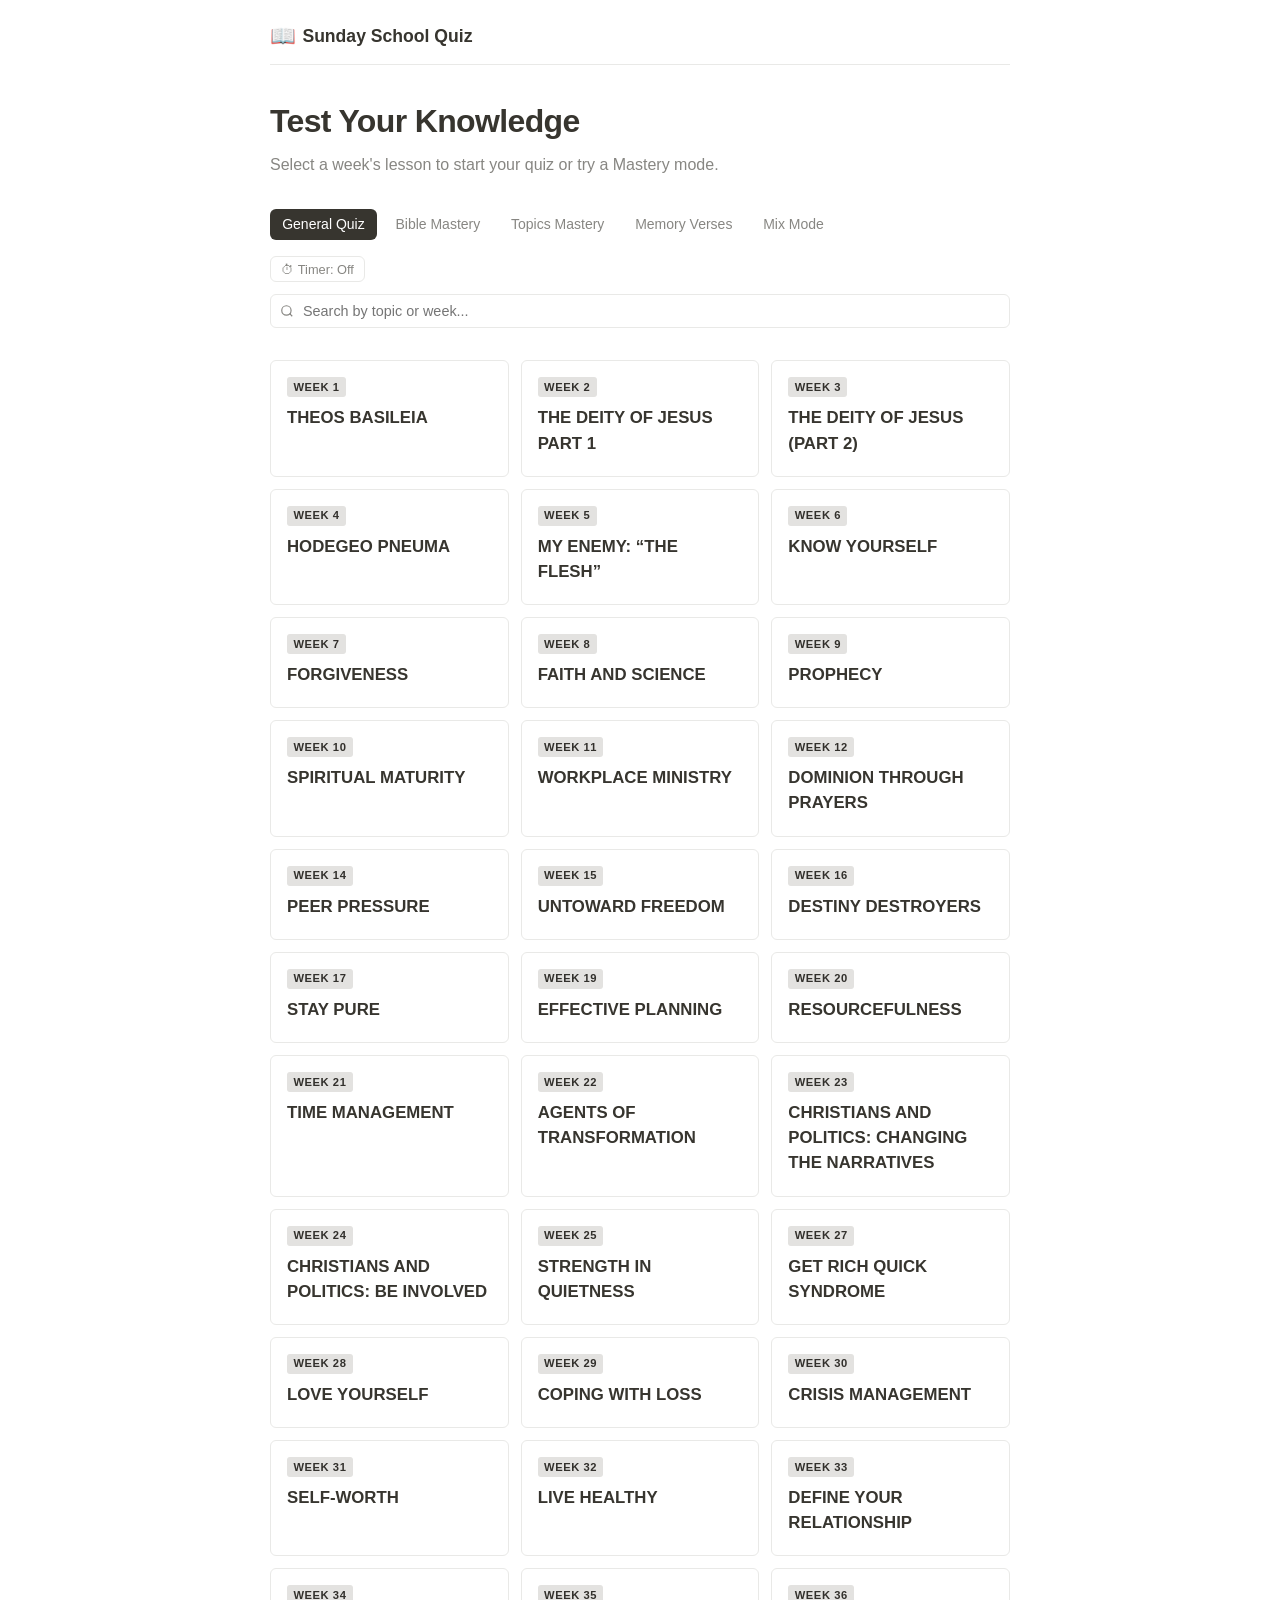
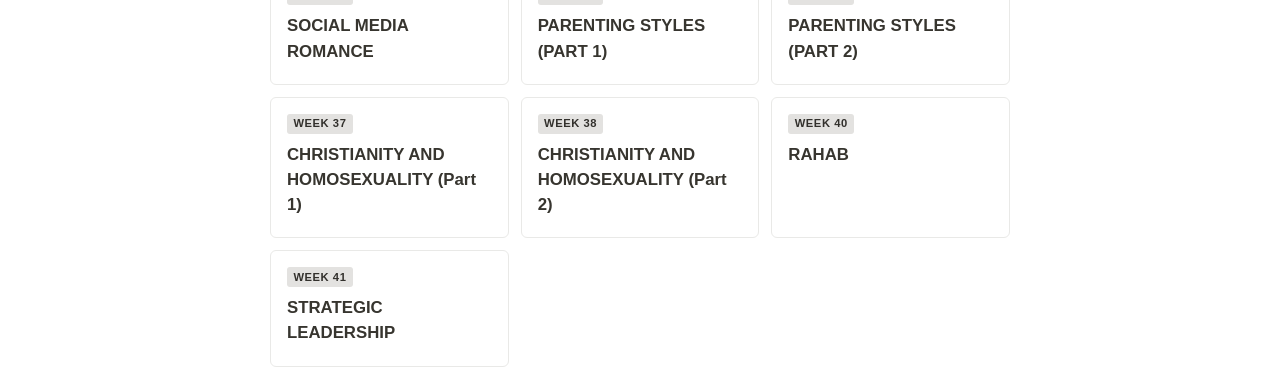
<file: index.html>
<!DOCTYPE html>
<html lang="en">
<head>
    <meta charset="UTF-8">
    <meta name="viewport" content="width=device-width, initial-scale=1.0, maximum-scale=1.0, user-scalable=no">
    <title>Sunday School Quiz</title>
    <link href="https://fonts.googleapis.com/css2?family=Inter:wght@400;500;600;700&display=swap" rel="stylesheet">
    <link rel="stylesheet" href="style.css">
</head>
<body>
    <div id="resume-toast" class="toast hidden">
        <span id="resume-toast-text">Resuming from question 4</span>
        <button id="resume-dismiss" class="toast-dismiss">✕</button>
    </div>

    <div class="app-container">
        <!-- Header -->
        <header>
            <button class="logo" id="logo-home">Sunday School Quiz</button>
            <nav class="breadcrumb hidden" id="breadcrumb">
                <button class="breadcrumb-btn" id="breadcrumb-home">Home</button>
                <span class="breadcrumb-sep">›</span>
                <button class="breadcrumb-btn" id="breadcrumb-mode"></button>
                <span class="breadcrumb-sep" id="breadcrumb-quiz-sep" style="display:none">›</span>
                <span class="breadcrumb-current" id="breadcrumb-quiz"></span>
            </nav>
        </header>

        <!-- Main Content -->
        <main>
            <!-- Menu Screen -->
            <section id="menu-screen" class="screen active">
                <div class="hero-section">
                    <h1>Test Your Knowledge</h1>
                    <p>Select a week's lesson to start your quiz or try a Mastery mode.</p>
                </div>

                <div class="controls-section">
                    <div class="mode-selector" id="mode-selector">
                        <button class="mode-btn active" data-mode="general">General Quiz</button>
                        <button class="mode-btn" data-mode="bible">Bible Mastery</button>
                        <button class="mode-btn" data-mode="topics">Topics Mastery</button>
                        <button class="mode-btn" data-mode="memory">Memory Verses</button>
                        <button class="mode-btn" data-mode="mix">Mix Mode</button>
                    </div>

                    <div class="quiz-options-bar">
                        <button id="timer-toggle" class="option-toggle">⏱ Timer: Off</button>
                    </div>

                    <div class="search-container">
                        <input type="text" id="search-input" class="search-input" placeholder="Search by topic or week...">
                        <svg class="search-icon" viewBox="0 0 24 24" fill="none" stroke="currentColor" stroke-width="2">
                            <circle cx="11" cy="11" r="8"></circle>
                            <line x1="21" y1="21" x2="16.65" y2="16.65"></line>
                        </svg>
                    </div>
                </div>

                <div id="quiz-list" class="quiz-grid"></div>
            </section>

            <!-- Quiz Screen -->
            <section id="quiz-screen" class="screen hidden">
                <div class="quiz-header">
                    <div class="progress-container">
                        <div class="progress-bar" id="progress-bar"></div>
                    </div>
                    <div class="quiz-meta">
                        <span id="question-counter">Question 1 of 10</span>
                        <span id="live-score" class="live-score">0 correct</span>
                        <span id="difficulty-badge" class="week-badge">Medium</span>
                    </div>
                    <div id="timer-bar-container" class="timer-bar-container hidden">
                        <div id="timer-bar" class="timer-bar-fill"></div>
                        <span id="timer-count" class="timer-count">30</span>
                    </div>
                    <h2 id="quiz-title">Quiz Title</h2>
                </div>

                <div class="question-container" id="question-container">
                    <h3 class="question-text" id="question-text">Question text goes here?</h3>
                    <div class="options-grid" id="options-container"></div>
                </div>

                <div id="feedback-container" class="feedback-panel hidden">
                    <h4 id="feedback-title">Correct!</h4>
                    <p id="feedback-explanation">Explanation goes here.</p>
                </div>

                <div class="quiz-actions">
                    <p class="keyboard-hint">Press <kbd>1</kbd>–<kbd>4</kbd> to select · <kbd>Enter</kbd> to continue</p>
                    <button id="next-btn" class="btn primary-btn" disabled>Next Question</button>
                </div>
            </section>

            <!-- Result Screen -->
            <section id="result-screen" class="screen hidden">
                <div class="result-card">
                    <div class="result-icon" id="result-icon">🎉</div>
                    <h2>Quiz Completed!</h2>
                    <div class="final-score" id="final-score">8/10</div>
                    <p id="result-message" style="margin-bottom: 2rem;">Great job!</p>
                    <div class="result-actions">
                        <button id="try-again-btn" class="btn">Try Again</button>
                        <button id="review-btn" class="btn">Review Answers</button>
                        <button id="share-btn" class="btn">Share</button>
                        <button id="return-home-btn" class="btn primary-btn">Return to Menu</button>
                    </div>
                </div>
            </section>
            <!-- Review Screen -->
            <section id="review-screen" class="screen hidden">
                <div class="review-header">
                    <h2>Question Review</h2>
                    <button id="review-back-btn" class="btn">← Back to Results</button>
                </div>
                <div id="review-list" class="review-list"></div>
            </section>
        </main>
    </div>

    <!-- Question count modal -->
    <div id="count-modal" class="modal-overlay hidden">
        <div class="modal-card">
            <h3>How many questions?</h3>
            <div class="count-options">
                <button class="count-btn" data-count="5">5</button>
                <button class="count-btn" data-count="10">10</button>
                <button class="count-btn" data-count="20">20</button>
                <button class="count-btn" data-count="all">All</button>
            </div>
            <button id="count-cancel" class="btn">Cancel</button>
        </div>
    </div>

    <!-- Confetti canvas -->
    <canvas id="confetti-canvas" class="confetti-canvas hidden"></canvas>

    <script type="module" src="app.js"></script>
</body>
</html>
</file>
<file: style.css>
:root {
    --bg-color: #ffffff;
    --text-main: #37352f;
    --text-muted: rgba(55, 53, 47, 0.6);
    --border-color: #e9e9e7;
    --hover-bg: #f1f1ef;
    --primary: #2eaadc;
    --primary-hover: #069cda;
    --shadow-sm: 0 1px 2px rgba(0,0,0,0.05);
    --shadow-md: rgba(15, 15, 15, 0.1) 0px 0px 0px 1px, rgba(15, 15, 15, 0.1) 0px 2px 4px;
    --radius: 6px;

    --badge-bg-gray: #e3e2e0;
    --badge-text-gray: #32302c;
    --badge-bg-blue: #d3e5ef;
    --badge-text-blue: #183347;
    --badge-bg-green: #dbeddb;
    --badge-text-green: #1c3829;
}

* {
    box-sizing: border-box;
    margin: 0;
    padding: 0;
}

body {
    font-family: -apple-system, BlinkMacSystemFont, "Segoe UI", Helvetica, "Apple Color Emoji", Arial, sans-serif, "Segoe UI Emoji", "Segoe UI Symbol";
    background-color: var(--bg-color);
    color: var(--text-main);
    line-height: 1.5;
    -webkit-font-smoothing: antialiased;
}

/* ---- Resume Toast ---- */
.toast {
    position: fixed;
    top: 1rem;
    left: 50%;
    transform: translateX(-50%);
    z-index: 999;
    background: var(--text-main);
    color: white;
    padding: 0.6rem 1rem;
    border-radius: 6px;
    font-size: 0.875rem;
    display: flex;
    align-items: center;
    gap: 0.75rem;
    box-shadow: 0 4px 12px rgba(0,0,0,0.2);
    animation: slideDown 0.3s ease;
    white-space: nowrap;
}

@keyframes slideDown {
    from { opacity: 0; transform: translateX(-50%) translateY(-8px); }
    to   { opacity: 1; transform: translateX(-50%) translateY(0); }
}

.toast-dismiss {
    background: none;
    border: none;
    color: rgba(255,255,255,0.7);
    cursor: pointer;
    font-size: 0.85rem;
    padding: 0;
    line-height: 1;
}

/* ---- Layout ---- */
.app-container {
    max-width: 780px;
    margin: 0 auto;
    padding: 1.5rem 1.25rem;
    min-height: 100vh;
}

/* ---- Header ---- */
header {
    display: flex;
    justify-content: space-between;
    align-items: center;
    margin-bottom: 2rem;
    padding-bottom: 1rem;
    border-bottom: 1px solid var(--border-color);
    gap: 1rem;
    flex-wrap: wrap;
}

.logo {
    font-size: 1.1rem;
    font-weight: 700;
    display: flex;
    align-items: center;
    gap: 0.4rem;
    flex-shrink: 0;
    background: none;
    border: none;
    color: var(--text-main);
    cursor: pointer;
    padding: 0;
    font-family: inherit;
}

.logo::before {
    content: "📖";
    font-size: 1.3rem;
}

/* ---- Breadcrumb ---- */
.breadcrumb {
    display: flex;
    align-items: center;
    gap: 0.4rem;
    font-size: 0.875rem;
    flex-wrap: wrap;
}

.breadcrumb-btn {
    background: none;
    border: none;
    color: var(--primary);
    font-size: 0.875rem;
    cursor: pointer;
    padding: 0;
    font-weight: 500;
}

.breadcrumb-btn:hover {
    text-decoration: underline;
}

.breadcrumb-sep {
    color: var(--text-muted);
    user-select: none;
}

.breadcrumb-current {
    color: var(--text-muted);
    font-size: 0.875rem;
    max-width: 200px;
    overflow: hidden;
    text-overflow: ellipsis;
    white-space: nowrap;
}

/* ---- Typography ---- */
h1 {
    font-size: 2rem;
    font-weight: 700;
    letter-spacing: -0.02em;
    margin-bottom: 0.5rem;
}

h2 {
    font-size: 1.35rem;
    font-weight: 600;
    margin-bottom: 1rem;
}

h3 {
    font-size: 1.05rem;
    font-weight: 600;
    margin-bottom: 0.25rem;
}

p {
    color: var(--text-muted);
}

.hero-section {
    margin-bottom: 2rem;
}

/* ---- Controls ---- */
.controls-section {
    margin-bottom: 2rem;
}

.mode-selector {
    display: flex;
    gap: 0.4rem;
    margin-bottom: 1rem;
    flex-wrap: wrap;
}

.mode-btn {
    background: transparent;
    border: 1px solid transparent;
    padding: 0.4rem 0.7rem;
    border-radius: var(--radius);
    color: var(--text-muted);
    font-size: 0.875rem;
    font-weight: 500;
    cursor: pointer;
    transition: all 0.15s ease;
}

.mode-btn:hover {
    background: var(--hover-bg);
    color: var(--text-main);
}

.mode-btn.active {
    background: var(--text-main);
    color: white;
}

/* ---- Search ---- */
.search-container {
    position: relative;
}

.search-input {
    width: 100%;
    padding: 0.5rem 0.75rem 0.5rem 2rem;
    border: 1px solid var(--border-color);
    border-radius: var(--radius);
    font-size: 0.9rem;
    color: var(--text-main);
    background: white;
    outline: none;
    transition: box-shadow 0.15s;
}

.search-input:focus {
    box-shadow: rgba(46, 170, 220, 0.3) 0px 0px 0px 3px;
    border-color: var(--primary);
}

.search-icon {
    position: absolute;
    left: 0.6rem;
    top: 50%;
    transform: translateY(-50%);
    color: var(--text-muted);
    width: 14px;
    height: 14px;
    pointer-events: none;
}

/* ---- Quiz Grid ---- */
.quiz-grid {
    display: grid;
    grid-template-columns: repeat(auto-fill, minmax(220px, 1fr));
    gap: 0.75rem;
}

.quiz-card {
    border: 1px solid var(--border-color);
    border-radius: var(--radius);
    padding: 1rem;
    cursor: pointer;
    background: white;
    transition: all 0.15s ease;
}

.quiz-card:hover {
    box-shadow: var(--shadow-md);
    transform: translateY(-1px);
}

.week-badge {
    display: inline-block;
    background: var(--badge-bg-gray);
    color: var(--badge-text-gray);
    font-size: 0.7rem;
    font-weight: 600;
    padding: 0.1rem 0.4rem;
    border-radius: 3px;
    margin-bottom: 0.5rem;
    text-transform: uppercase;
    letter-spacing: 0.05em;
}

/* ---- Buttons ---- */
.btn {
    padding: 0.5rem 1rem;
    border-radius: var(--radius);
    font-size: 0.9rem;
    font-weight: 500;
    cursor: pointer;
    transition: all 0.15s;
    border: 1px solid var(--border-color);
    background: white;
    color: var(--text-main);
    white-space: nowrap;
}

.btn:hover {
    background: var(--hover-bg);
}

.primary-btn {
    background: var(--primary);
    color: white;
    border-color: var(--primary);
}

.primary-btn:hover {
    background: var(--primary-hover);
}

.primary-btn:disabled {
    opacity: 0.5;
    cursor: not-allowed;
}

/* ---- Quiz Screen ---- */
.quiz-header {
    margin-bottom: 1.5rem;
}

.progress-container {
    height: 4px;
    background: var(--hover-bg);
    border-radius: 2px;
    margin-bottom: 0.75rem;
    overflow: hidden;
}

.progress-bar {
    height: 100%;
    background: var(--primary);
    width: 0%;
    transition: width 0.4s ease;
}

.quiz-meta {
    display: flex;
    justify-content: space-between;
    align-items: center;
    font-size: 0.82rem;
    color: var(--text-muted);
    gap: 0.5rem;
    flex-wrap: wrap;
}

.live-score {
    font-weight: 600;
    color: var(--primary);
}

/* ---- Question Fade ---- */
@keyframes fadeIn {
    from { opacity: 0; transform: translateY(6px); }
    to   { opacity: 1; transform: translateY(0); }
}

.question-container.fade-in {
    animation: fadeIn 0.25s ease;
}

.question-text {
    font-size: 1.15rem;
    font-weight: 600;
    margin-bottom: 1.25rem;
    line-height: 1.6;
}

.options-grid {
    display: flex;
    flex-direction: column;
    gap: 0.5rem;
}

.option-btn {
    text-align: left;
    padding: 0.75rem 1rem;
    background: white;
    border: 1px solid var(--border-color);
    border-radius: var(--radius);
    font-size: 0.95rem;
    color: var(--text-main);
    cursor: pointer;
    transition: all 0.15s;
    display: flex;
    align-items: flex-start;
    gap: 0.75rem;
    line-height: 1.5;
}

.option-btn .key-hint {
    flex-shrink: 0;
    font-size: 0.72rem;
    font-weight: 700;
    color: var(--text-muted);
    background: var(--hover-bg);
    border: 1px solid var(--border-color);
    border-radius: 3px;
    padding: 0.05rem 0.3rem;
    margin-top: 0.15rem;
}

.option-btn:hover:not(:disabled) {
    background: var(--hover-bg);
    border-color: #ccc;
}

.option-btn.correct {
    background: var(--badge-bg-green);
    border-color: #a8d5a8;
    color: var(--badge-text-green);
}

.option-btn.wrong {
    background: #faebeb;
    border-color: #e5b5b5;
    color: #902b2b;
}

.option-btn:disabled {
    cursor: default;
}

.textarea-field {
    width: 100%;
    padding: 0.75rem;
    border: 1px solid var(--border-color);
    border-radius: var(--radius);
    font-family: inherit;
    font-size: 0.95rem;
    margin-bottom: 0.75rem;
    resize: vertical;
    outline: none;
}

.textarea-field:focus {
    border-color: var(--primary);
    box-shadow: rgba(46, 170, 220, 0.3) 0px 0px 0px 3px;
}

/* ---- Feedback ---- */
.feedback-panel {
    margin-top: 1.25rem;
    padding: 0.875rem 1rem;
    border-radius: var(--radius);
    font-size: 0.9rem;
    display: flex;
    flex-direction: column;
    gap: 0.35rem;
    animation: fadeIn 0.2s ease;
}

.feedback-panel.correct {
    background: var(--badge-bg-green);
    color: var(--badge-text-green);
    border: 1px solid #a8d5a8;
}

.feedback-panel.wrong {
    background: #faebeb;
    color: #902b2b;
    border: 1px solid #e5b5b5;
}

/* ---- Quiz Actions ---- */
.quiz-actions {
    margin-top: 1.5rem;
    display: flex;
    justify-content: space-between;
    align-items: center;
    gap: 1rem;
}

.keyboard-hint {
    font-size: 0.78rem;
    color: var(--text-muted);
    flex: 1;
}

.keyboard-hint kbd {
    display: inline-block;
    background: var(--hover-bg);
    border: 1px solid var(--border-color);
    border-radius: 3px;
    padding: 0.05rem 0.3rem;
    font-size: 0.72rem;
    font-family: inherit;
}

/* ---- Result ---- */
.result-card {
    text-align: center;
    padding: 2.5rem 1.5rem;
    border: 1px solid var(--border-color);
    border-radius: var(--radius);
    max-width: 480px;
    margin: 0 auto;
}

.result-icon {
    font-size: 3rem;
    margin-bottom: 0.5rem;
}

.final-score {
    font-size: 3.5rem;
    font-weight: 700;
    margin: 0.75rem 0;
    color: var(--primary);
}

.result-actions {
    display: flex;
    gap: 0.75rem;
    justify-content: center;
    flex-wrap: wrap;
}

.no-results {
    color: var(--text-muted);
    font-size: 0.9rem;
    padding: 2rem;
    text-align: center;
    grid-column: 1 / -1;
}

.hidden {
    display: none !important;
}

/* ---- Mobile ---- */
@media (max-width: 600px) {
    .app-container {
        padding: 1rem;
    }

    h1 {
        font-size: 1.6rem;
    }

    h2 {
        font-size: 1.15rem;
    }

    header {
        margin-bottom: 1.25rem;
        flex-direction: column;
        align-items: flex-start;
        gap: 0.5rem;
    }

    .breadcrumb {
        font-size: 0.82rem;
    }

    .breadcrumb-current {
        max-width: 140px;
    }

    .mode-selector {
        gap: 0.3rem;
    }

    .mode-btn {
        font-size: 0.82rem;
        padding: 0.35rem 0.6rem;
    }

    .quiz-grid {
        grid-template-columns: 1fr 1fr;
        gap: 0.6rem;
    }

    .quiz-card {
        padding: 0.75rem;
    }

    .quiz-card h3 {
        font-size: 0.9rem;
    }

    .question-text {
        font-size: 1rem;
    }

    .option-btn {
        font-size: 0.9rem;
        padding: 0.65rem 0.85rem;
    }

    .option-btn .key-hint {
        display: none;
    }

    .keyboard-hint {
        display: none;
    }

    .quiz-actions {
        justify-content: flex-end;
    }

    .final-score {
        font-size: 2.8rem;
    }

    .result-card {
        padding: 2rem 1rem;
    }

    .toast {
        width: calc(100% - 2rem);
        white-space: normal;
        text-align: left;
    }
}

@media (max-width: 400px) {
    .quiz-grid {
        grid-template-columns: 1fr;
    }
}

/* ---- Quiz Options Bar ---- */
.quiz-options-bar {
    display: flex;
    gap: 0.5rem;
    margin-bottom: 0.75rem;
    flex-wrap: wrap;
}

.option-toggle {
    background: transparent;
    border: 1px solid var(--border-color);
    padding: 0.3rem 0.65rem;
    border-radius: var(--radius);
    color: var(--text-muted);
    font-size: 0.8rem;
    font-weight: 500;
    cursor: pointer;
    transition: all 0.15s;
}

.option-toggle:hover { background: var(--hover-bg); color: var(--text-main); }
.option-toggle.active { background: #fff3cd; color: #856404; border-color: #ffc107; }

/* ---- Timer Bar ---- */
.timer-bar-container {
    position: relative;
    height: 6px;
    background: var(--hover-bg);
    border-radius: 3px;
    margin-bottom: 0.75rem;
    overflow: visible;
}

.timer-bar-fill {
    height: 100%;
    background: var(--primary);
    border-radius: 3px;
    transition: width 1s linear, background 0.3s;
    width: 100%;
}

.timer-bar-fill.timer-warning { background: #e74c3c; }

.timer-count {
    position: absolute;
    right: 0;
    top: -18px;
    font-size: 0.72rem;
    font-weight: 700;
    color: var(--text-muted);
}

/* ---- Difficulty Badge Colors ---- */
.week-badge.easy, .week-badge.Easy { background: var(--badge-bg-green); color: var(--badge-text-green); }
.week-badge.medium, .week-badge.Medium { background: var(--badge-bg-blue); color: var(--badge-text-blue); }
.week-badge.hard, .week-badge.Hard { background: #fae8e0; color: #863d2a; }

/* ---- Card Top (badge + completion) ---- */
.card-top {
    display: flex;
    align-items: center;
    justify-content: space-between;
    margin-bottom: 0.5rem;
}

.card-top .week-badge { margin-bottom: 0; }

.completion-badge {
    font-size: 0.75rem;
    font-weight: 700;
    background: var(--badge-bg-green);
    color: var(--badge-text-green);
    padding: 0.1rem 0.4rem;
    border-radius: 3px;
}

/* ---- Score Dots ---- */
.score-dots {
    display: flex;
    gap: 4px;
    margin-top: 0.5rem;
}

.score-dot {
    width: 8px;
    height: 8px;
    border-radius: 50%;
    display: inline-block;
}

.dot-good { background: #4caf50; }
.dot-ok   { background: #ff9800; }
.dot-bad  { background: #e74c3c; }

/* ---- Count Modal ---- */
.modal-overlay {
    position: fixed;
    inset: 0;
    background: rgba(0,0,0,0.4);
    z-index: 1000;
    display: flex;
    align-items: center;
    justify-content: center;
    padding: 1rem;
}

.modal-card {
    background: white;
    border-radius: 8px;
    padding: 2rem;
    text-align: center;
    box-shadow: 0 8px 32px rgba(0,0,0,0.2);
    max-width: 340px;
    width: 100%;
}

.modal-card h3 { margin-bottom: 1.25rem; }

.count-options {
    display: flex;
    gap: 0.5rem;
    justify-content: center;
    margin-bottom: 1rem;
    flex-wrap: wrap;
}

.count-btn {
    padding: 0.6rem 1.1rem;
    border: 1px solid var(--border-color);
    border-radius: var(--radius);
    background: white;
    font-size: 1rem;
    font-weight: 600;
    cursor: pointer;
    transition: all 0.15s;
    min-width: 56px;
}

.count-btn:hover { background: var(--primary); color: white; border-color: var(--primary); }

/* ---- Review Screen ---- */
.review-header {
    display: flex;
    align-items: center;
    justify-content: space-between;
    margin-bottom: 1.5rem;
    flex-wrap: wrap;
    gap: 0.75rem;
}

.review-header h2 { margin-bottom: 0; }

.review-list {
    display: flex;
    flex-direction: column;
    gap: 0.75rem;
    padding-bottom: 2rem;
}

.review-item {
    border: 1px solid var(--border-color);
    border-radius: var(--radius);
    padding: 0.875rem 1rem;
    font-size: 0.9rem;
}

.review-item.review-correct { border-left: 3px solid #4caf50; }
.review-item.review-wrong   { border-left: 3px solid #e74c3c; }

.review-item-header {
    display: flex;
    align-items: center;
    justify-content: space-between;
    margin-bottom: 0.5rem;
}

.review-num { font-weight: 700; color: var(--text-muted); font-size: 0.78rem; }

.review-verdict {
    font-size: 0.78rem;
    font-weight: 700;
}

.review-item.review-correct .review-verdict { color: #2e7d32; }
.review-item.review-wrong   .review-verdict { color: #c62828; }

.review-question { font-weight: 600; color: var(--text-main); margin-bottom: 0.4rem; }

.review-your-answer { color: #c62828; margin-bottom: 0.2rem; }
.review-correct-answer { color: #2e7d32; margin-bottom: 0.4rem; }
.review-explanation { color: var(--text-muted); font-size: 0.85rem; font-style: italic; }

/* ---- Confetti Canvas ---- */
.confetti-canvas {
    position: fixed;
    inset: 0;
    pointer-events: none;
    z-index: 9999;
}

@media (max-width: 600px) {
    .count-btn { min-width: 48px; padding: 0.5rem 0.9rem; }
    .review-header { flex-direction: column; align-items: flex-start; }
}
</file>
